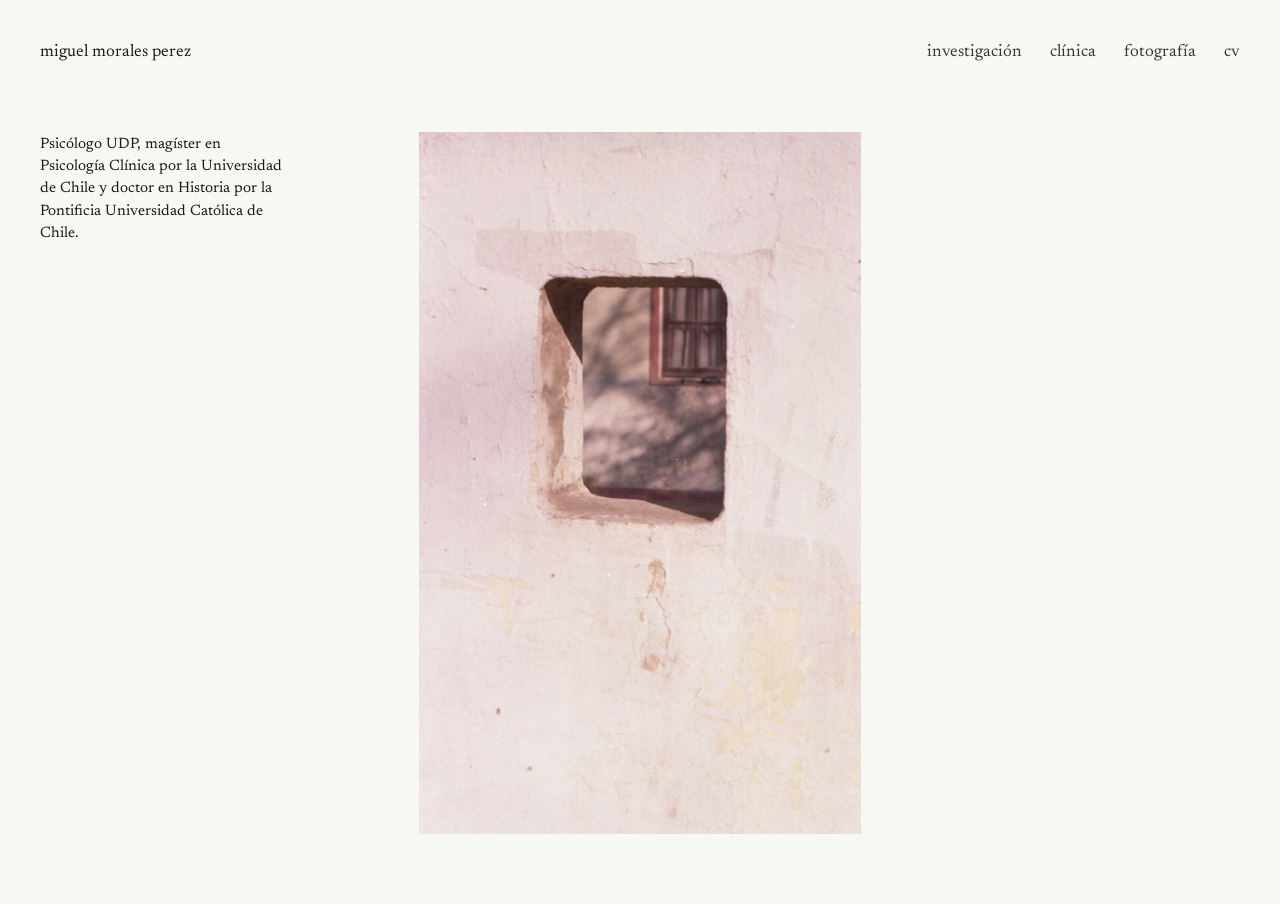
<file: miguelmorales-profesional/index.html>
<!doctype html>
<html lang="es">
<head>
  <meta charset="utf-8">
  <meta name="viewport" content="width=device-width, initial-scale=1">
  <meta name="description" content="Miguel Morales Pérez, psicólogo, magíster en Psicología Clínica y doctor en Historia.">
  <title>Miguel Morales Pérez</title>
  <link rel="stylesheet" href="styles.css">
</head>
<body>
  <header class="site-header">
    <a class="brand" href="index.html" aria-current="page">miguel morales perez</a>
    <nav class="site-nav" aria-label="Navegación principal">
      <a href="investigacion.html">investigación</a>
      <a href="clinica.html">clínica</a>
      <a href="fotografia.html">fotografía</a>
      <a href="cv.html">cv</a>
    </nav>
  </header>

  <main class="home">
    <h1 class="home-bio">Psicólogo UDP, magíster en Psicología Clínica por la Universidad de Chile y doctor en Historia por la Pontificia Universidad Católica de Chile.</h1>

    <figure class="home-figure">
      <img class="home-image" src="images/portada.jpg" alt="Fotografía de un muro claro atravesado por una abertura y sombras">
    </figure>
  </main>
</body>
</html>
</file>
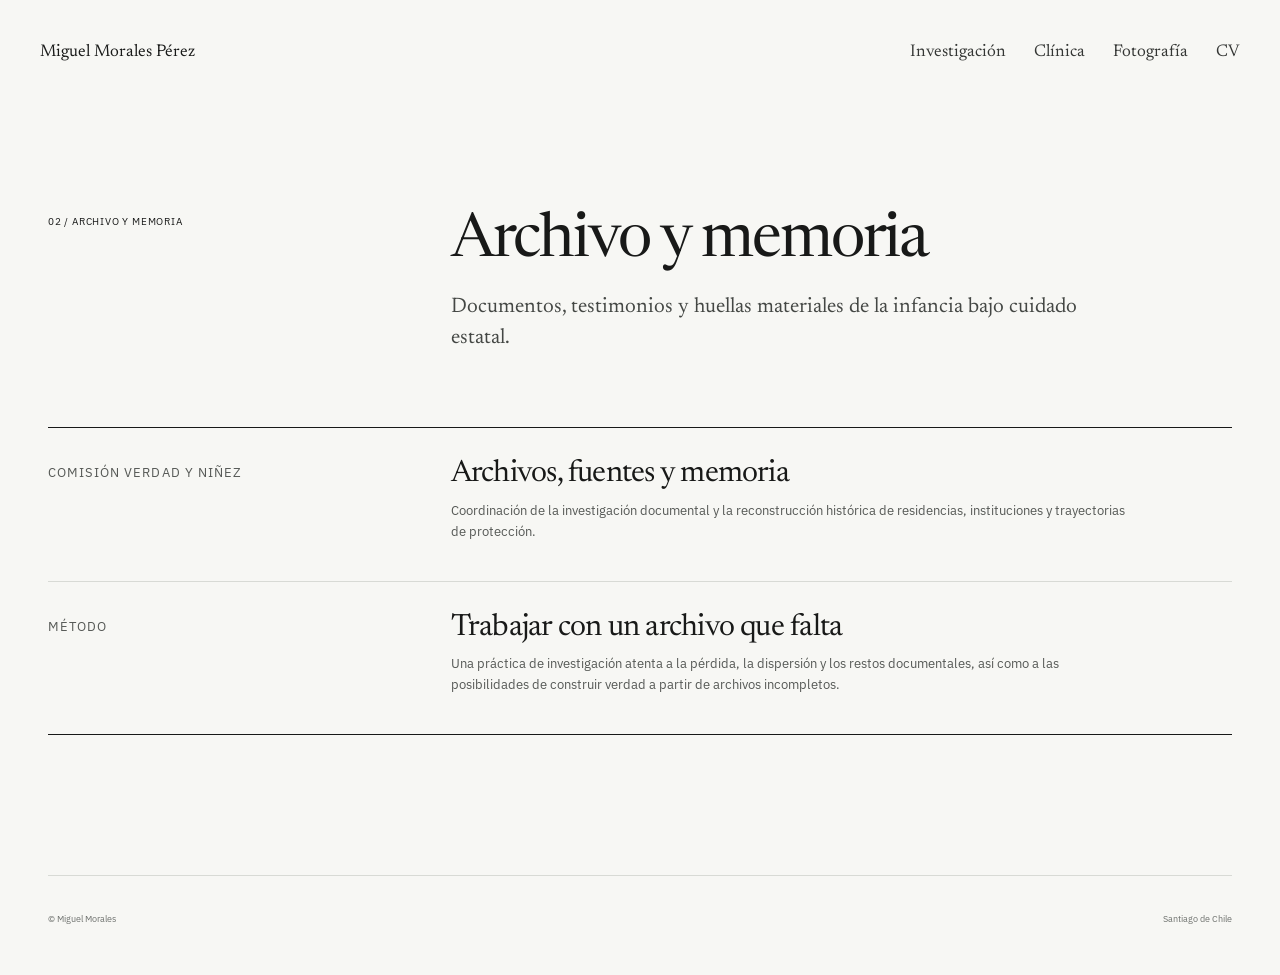
<file: miguelmorales-profesional/archivo.html>
<!doctype html>
<html lang="es">
<head>
  <meta charset="utf-8">
  <meta name="viewport" content="width=device-width, initial-scale=1">
  <meta name="description" content="Trabajo de Miguel Morales sobre archivos, fuentes y memoria.">
  <title>Archivo y memoria · Miguel Morales</title>
  <link rel="stylesheet" href="styles.css">
</head>
<body>
  <header class="site-header">
    <a class="brand" href="index.html">Miguel Morales Pérez</a>
    <nav class="site-nav" aria-label="Navegación principal">
      <a href="investigacion.html">Investigación</a>
      <a href="clinica.html">Clínica</a>
      <a href="fotografia.html">Fotografía</a>
      <a href="cv.html">CV</a>
    </nav>
  </header>
  <main class="page">
    <header class="page-head">
      <p class="eyebrow">02 / Archivo y memoria</p>
      <div>
        <h1>Archivo y memoria</h1>
        <p class="page-deck">Documentos, testimonios y huellas materiales de la infancia bajo cuidado estatal.</p>
      </div>
    </header>
    <section class="entries" aria-label="Proyectos de archivo">
      <article class="entry">
        <p class="item-meta">Comisión Verdad y Niñez</p>
        <div>
          <h2>Archivos, fuentes y memoria</h2>
          <p>Coordinación de la investigación documental y la reconstrucción histórica de residencias, instituciones y trayectorias de protección.</p>
        </div>
      </article>
      <article class="entry">
        <p class="item-meta">Método</p>
        <div>
          <h2>Trabajar con un archivo que falta</h2>
          <p>Una práctica de investigación atenta a la pérdida, la dispersión y los restos documentales, así como a las posibilidades de construir verdad a partir de archivos incompletos.</p>
        </div>
      </article>
    </section>
  </main>
  <footer class="site-footer"><p>© Miguel Morales</p><p>Santiago de Chile</p></footer>
</body>
</html>
</file>
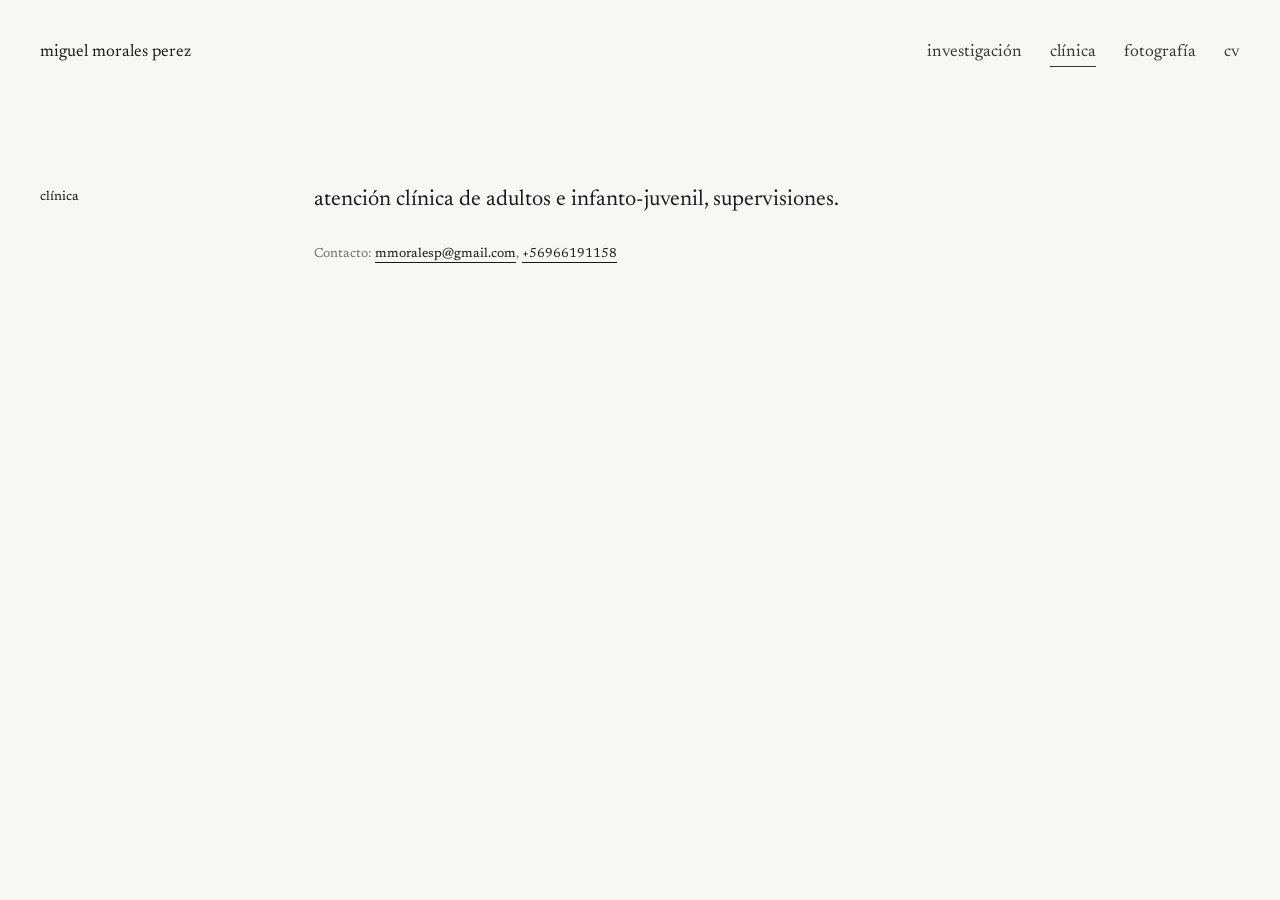
<file: miguelmorales-profesional/clinica.html>
<!doctype html>
<html lang="es">
<head>
  <meta charset="utf-8">
  <meta name="viewport" content="width=device-width, initial-scale=1">
  <meta name="description" content="Atención clínica y supervisiones de Miguel Morales Pérez.">
  <title>clínica · miguel morales perez</title>
  <style>
    @import url("https://fonts.googleapis.com/css2?family=Newsreader:opsz,wght@6..72,400&display=swap");

    :root {
      --paper: #f7f7f4;
      --ink: #181918;
      --muted: #70716e;
      --line: #d8d9d5;
      --serif: "Newsreader", "Iowan Old Style", Baskerville, serif;
    }

    * { box-sizing: border-box; }

    html {
      background: var(--paper);
      color: var(--ink);
      font-size: 16px;
    }

    body {
      min-height: 100vh;
      margin: 0;
      background: var(--paper);
      font-family: var(--serif);
      -webkit-font-smoothing: antialiased;
    }

    a { color: inherit; text-decoration: none; }

    a:focus-visible {
      outline: 1px solid var(--ink);
      outline-offset: 5px;
    }

    .site-header {
      width: calc(100% - 80px);
      min-height: 104px;
      margin: 0 auto;
      display: flex;
      align-items: center;
      justify-content: space-between;
      gap: 48px;
      font-size: 17px;
    }

    .brand { flex: 0 0 auto; }

    .site-nav {
      display: flex;
      flex-wrap: wrap;
      justify-content: flex-end;
      gap: 16px 28px;
    }

    .site-nav a {
      position: relative;
      color: #343634;
    }

    .site-nav a::after {
      content: "";
      position: absolute;
      right: 0;
      bottom: -6px;
      left: 0;
      height: 1px;
      background: currentColor;
      transform: scaleX(0);
      transform-origin: right;
      transition: transform 180ms ease;
    }

    .site-nav a:hover::after,
    .site-nav a[aria-current="page"]::after {
      transform: scaleX(1);
      transform-origin: left;
    }

    .clinic {
      width: min(calc(100% - 80px), 1240px);
      margin: 0 auto;
      padding: 82px 0 120px;
      display: grid;
      grid-template-columns: 220px minmax(0, 1fr);
      column-gap: 54px;
    }

    .clinic-label {
      margin: 2px 0 0;
      font-size: 13px;
      font-weight: 400;
      line-height: 1.4;
    }

    .clinic-text {
      max-width: 650px;
    }

    .clinic-text h1 {
      margin: 0;
      font-size: 22px;
      font-weight: 400;
      line-height: 1.35;
    }

    .contact {
      margin: 28px 0 0;
      color: var(--muted);
      font-size: 13px;
      line-height: 1.6;
    }

    .contact a {
      position: relative;
      color: var(--ink);
    }

    .contact a::after {
      content: "";
      position: absolute;
      right: 0;
      bottom: -3px;
      left: 0;
      height: 1px;
      background: currentColor;
    }

    @media (max-width: 760px) {
      .site-header {
        width: calc(100% - 48px);
        padding: 28px 0 32px;
        display: block;
      }

      .brand {
        display: inline-block;
        margin-bottom: 26px;
      }

      .site-nav {
        justify-content: flex-start;
        gap: 13px 22px;
        font-size: 13px;
      }

      .clinic {
        width: calc(100% - 48px);
        padding: 52px 0 90px;
        display: block;
      }

      .clinic-label {
        margin-bottom: 34px;
      }

      .clinic-text h1 {
        font-size: 21px;
      }
    }
  </style>
</head>
<body>
  <header class="site-header">
    <a class="brand" href="index.html">miguel morales perez</a>
    <nav class="site-nav" aria-label="Navegación principal">
      <a href="investigacion.html">investigación</a>
      <a href="clinica.html" aria-current="page">clínica</a>
      <a href="fotografia.html">fotografía</a>
      <a href="cv.html">cv</a>
    </nav>
  </header>

  <main class="clinic">
    <p class="clinic-label">clínica</p>
    <section class="clinic-text" aria-labelledby="servicios-clinicos">
      <h1 id="servicios-clinicos">atención clínica de adultos e infanto-juvenil, supervisiones.</h1>
      <p class="contact">Contacto: <a href="mailto:mmoralesp@gmail.com">mmoralesp@gmail.com</a>, <a href="tel:+56966191158">+56966191158</a></p>
    </section>
  </main>
</body>
</html>
</file>
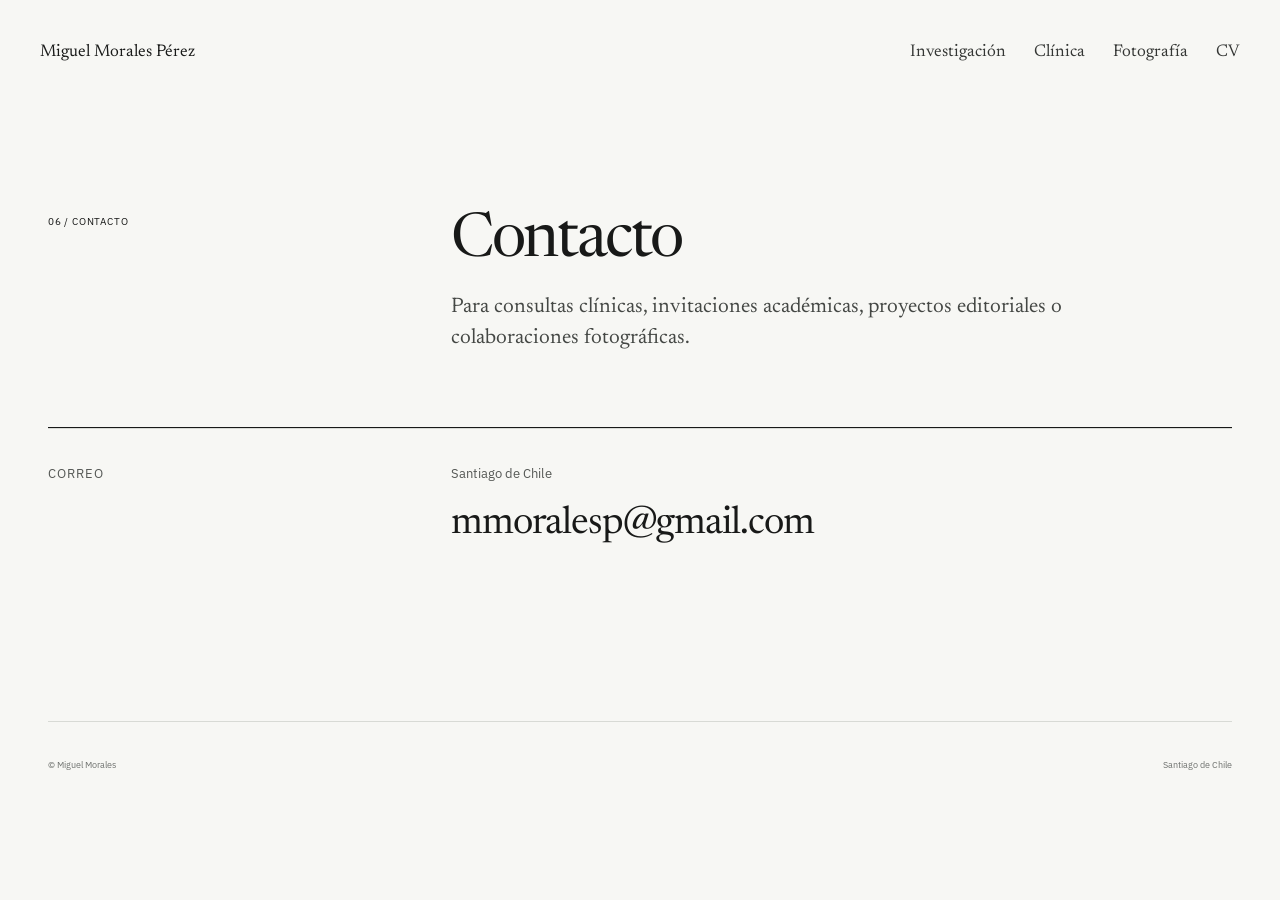
<file: miguelmorales-profesional/contacto.html>
<!doctype html>
<html lang="es">
<head>
  <meta charset="utf-8">
  <meta name="viewport" content="width=device-width, initial-scale=1">
  <meta name="description" content="Contacto de Miguel Morales.">
  <title>Contacto · Miguel Morales</title>
  <link rel="stylesheet" href="styles.css">
</head>
<body>
  <header class="site-header">
    <a class="brand" href="index.html">Miguel Morales Pérez</a>
    <nav class="site-nav" aria-label="Navegación principal">
      <a href="investigacion.html">Investigación</a>
      <a href="clinica.html">Clínica</a>
      <a href="fotografia.html">Fotografía</a>
      <a href="cv.html">CV</a>
    </nav>
  </header>
  <main class="page">
    <header class="page-head">
      <p class="eyebrow">06 / Contacto</p>
      <div>
        <h1>Contacto</h1>
        <p class="page-deck">Para consultas clínicas, invitaciones académicas, proyectos editoriales o colaboraciones fotográficas.</p>
      </div>
    </header>
    <section class="entry">
      <p class="item-meta">Correo</p>
      <div>
        <p>Santiago de Chile</p>
        <a class="contact-address text-link" href="mailto:mmoralesp@gmail.com">mmoralesp@gmail.com</a>
      </div>
    </section>
  </main>
  <footer class="site-footer"><p>© Miguel Morales</p><p>Santiago de Chile</p></footer>
</body>
</html>
</file>
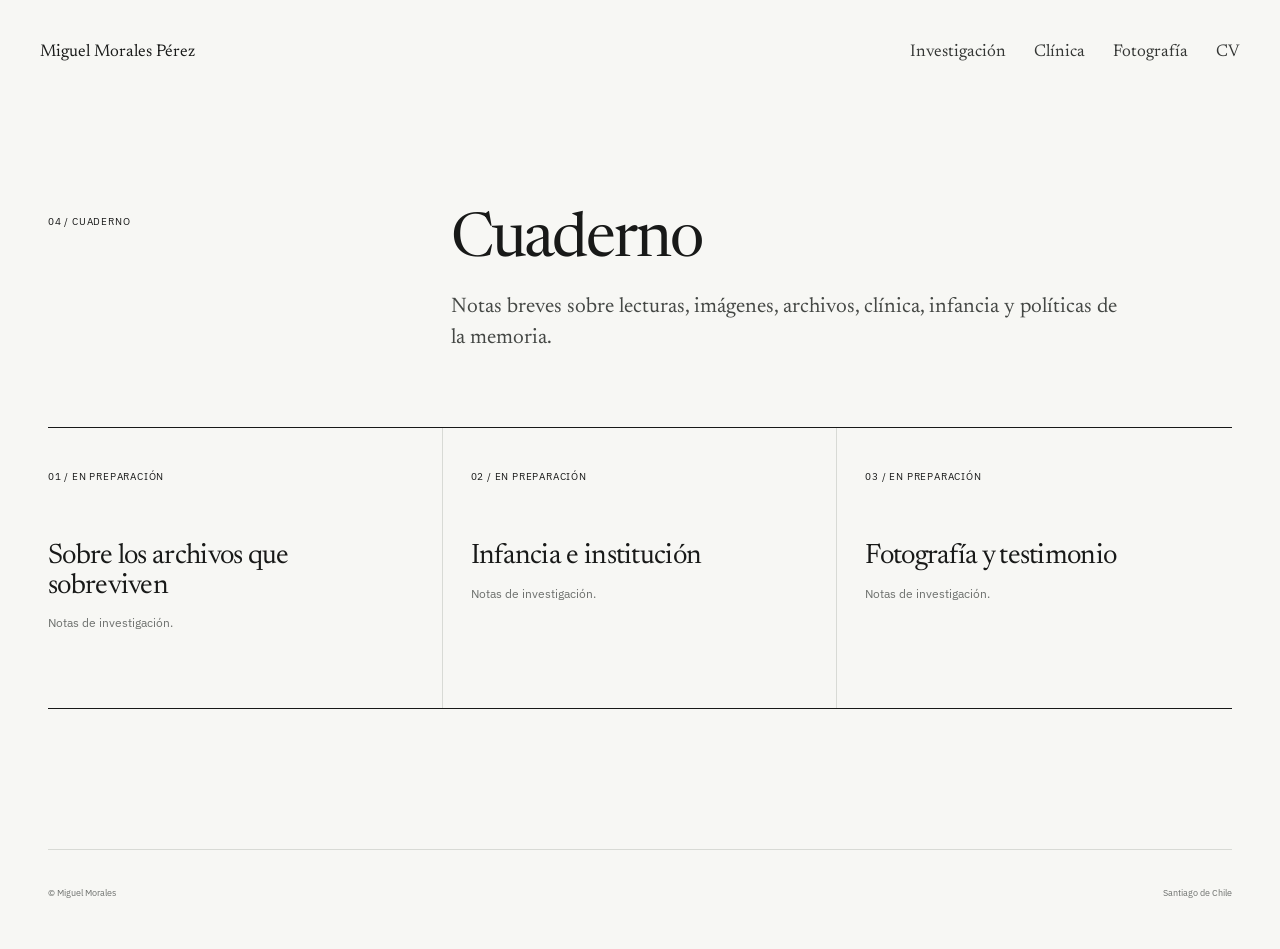
<file: miguelmorales-profesional/cuaderno.html>
<!doctype html>
<html lang="es">
<head>
  <meta charset="utf-8">
  <meta name="viewport" content="width=device-width, initial-scale=1">
  <meta name="description" content="Cuaderno de notas de Miguel Morales.">
  <title>Cuaderno · Miguel Morales</title>
  <link rel="stylesheet" href="styles.css">
</head>
<body>
  <header class="site-header">
    <a class="brand" href="index.html">Miguel Morales Pérez</a>
    <nav class="site-nav" aria-label="Navegación principal">
      <a href="investigacion.html">Investigación</a>
      <a href="clinica.html">Clínica</a>
      <a href="fotografia.html">Fotografía</a>
      <a href="cv.html">CV</a>
    </nav>
  </header>
  <main class="page">
    <header class="page-head">
      <p class="eyebrow">04 / Cuaderno</p>
      <div>
        <h1>Cuaderno</h1>
        <p class="page-deck">Notas breves sobre lecturas, imágenes, archivos, clínica, infancia y políticas de la memoria.</p>
      </div>
    </header>
    <section class="notes" aria-label="Entradas del cuaderno">
      <article class="note">
        <span class="note-meta">01 / En preparación</span>
        <h2>Sobre los archivos que sobreviven</h2>
        <p>Notas de investigación.</p>
      </article>
      <article class="note">
        <span class="note-meta">02 / En preparación</span>
        <h2>Infancia e institución</h2>
        <p>Notas de investigación.</p>
      </article>
      <article class="note">
        <span class="note-meta">03 / En preparación</span>
        <h2>Fotografía y testimonio</h2>
        <p>Notas de investigación.</p>
      </article>
    </section>
  </main>
  <footer class="site-footer"><p>© Miguel Morales</p><p>Santiago de Chile</p></footer>
</body>
</html>
</file>
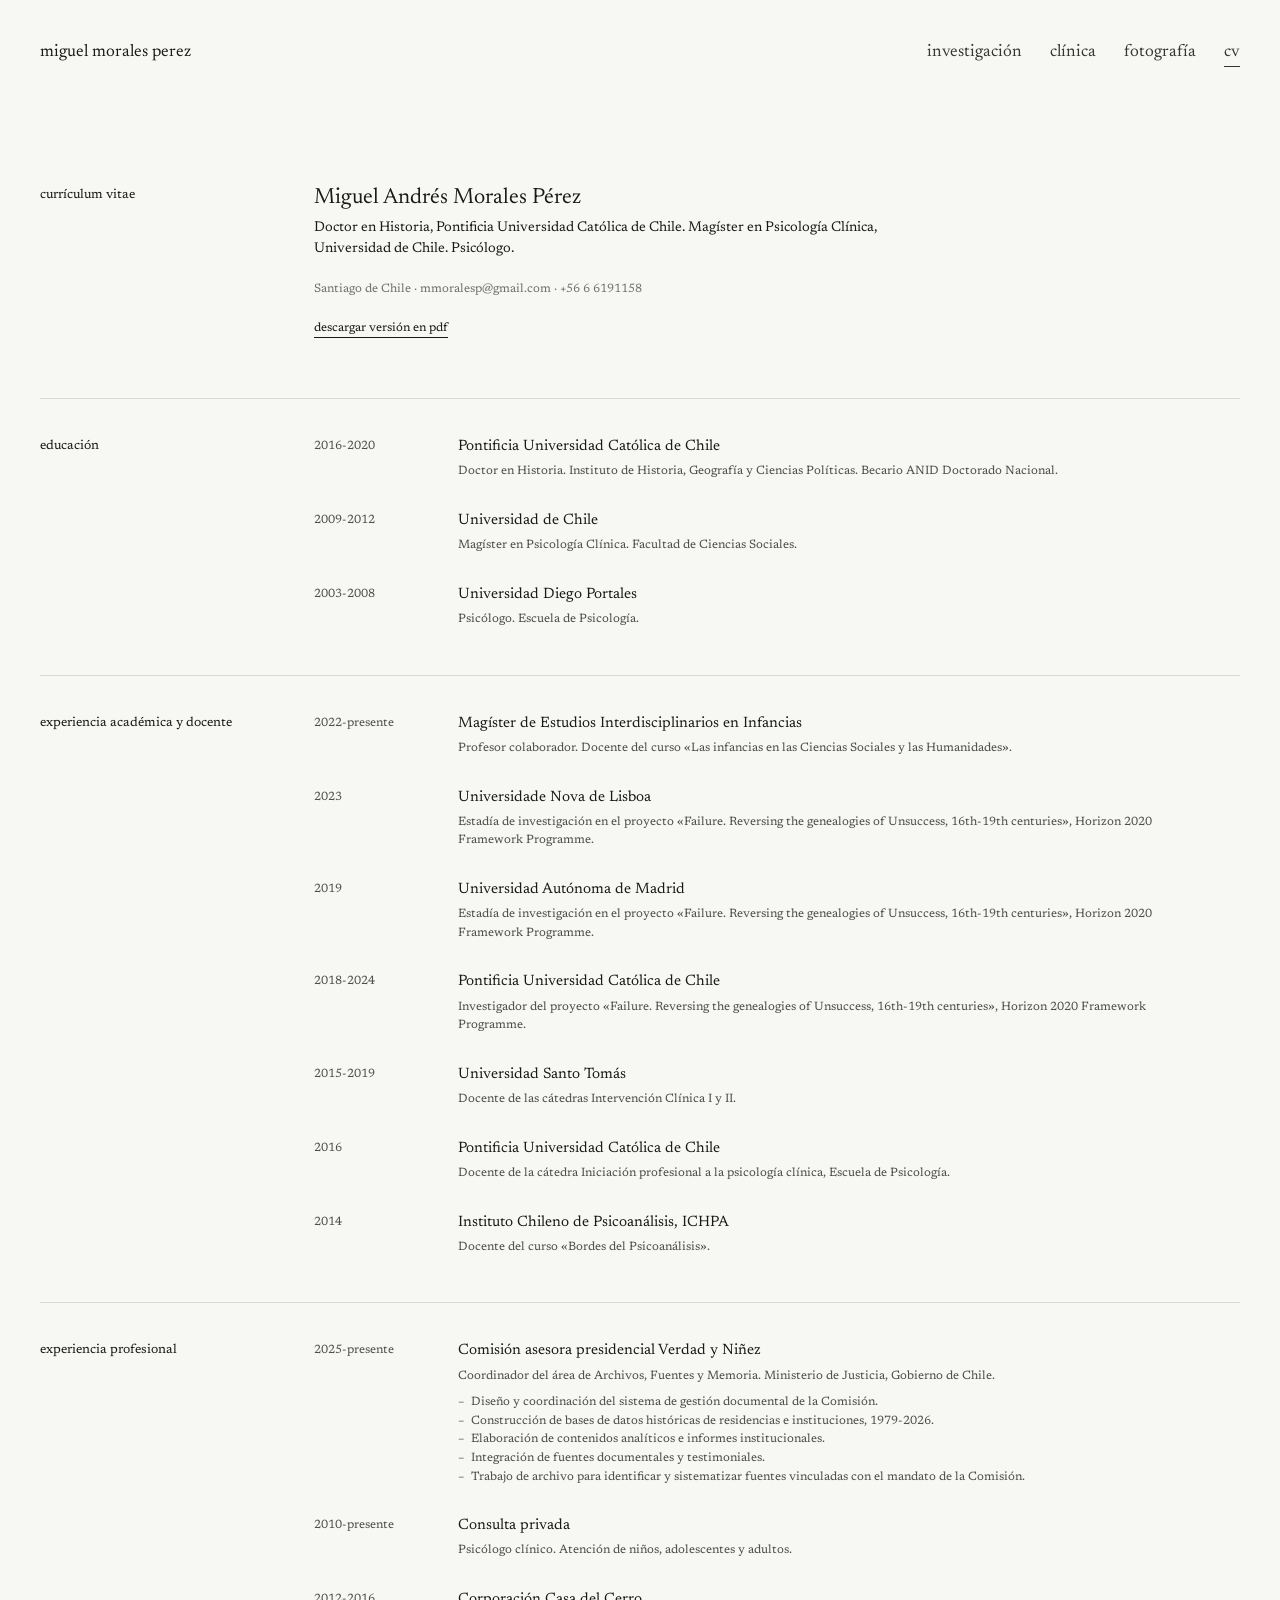
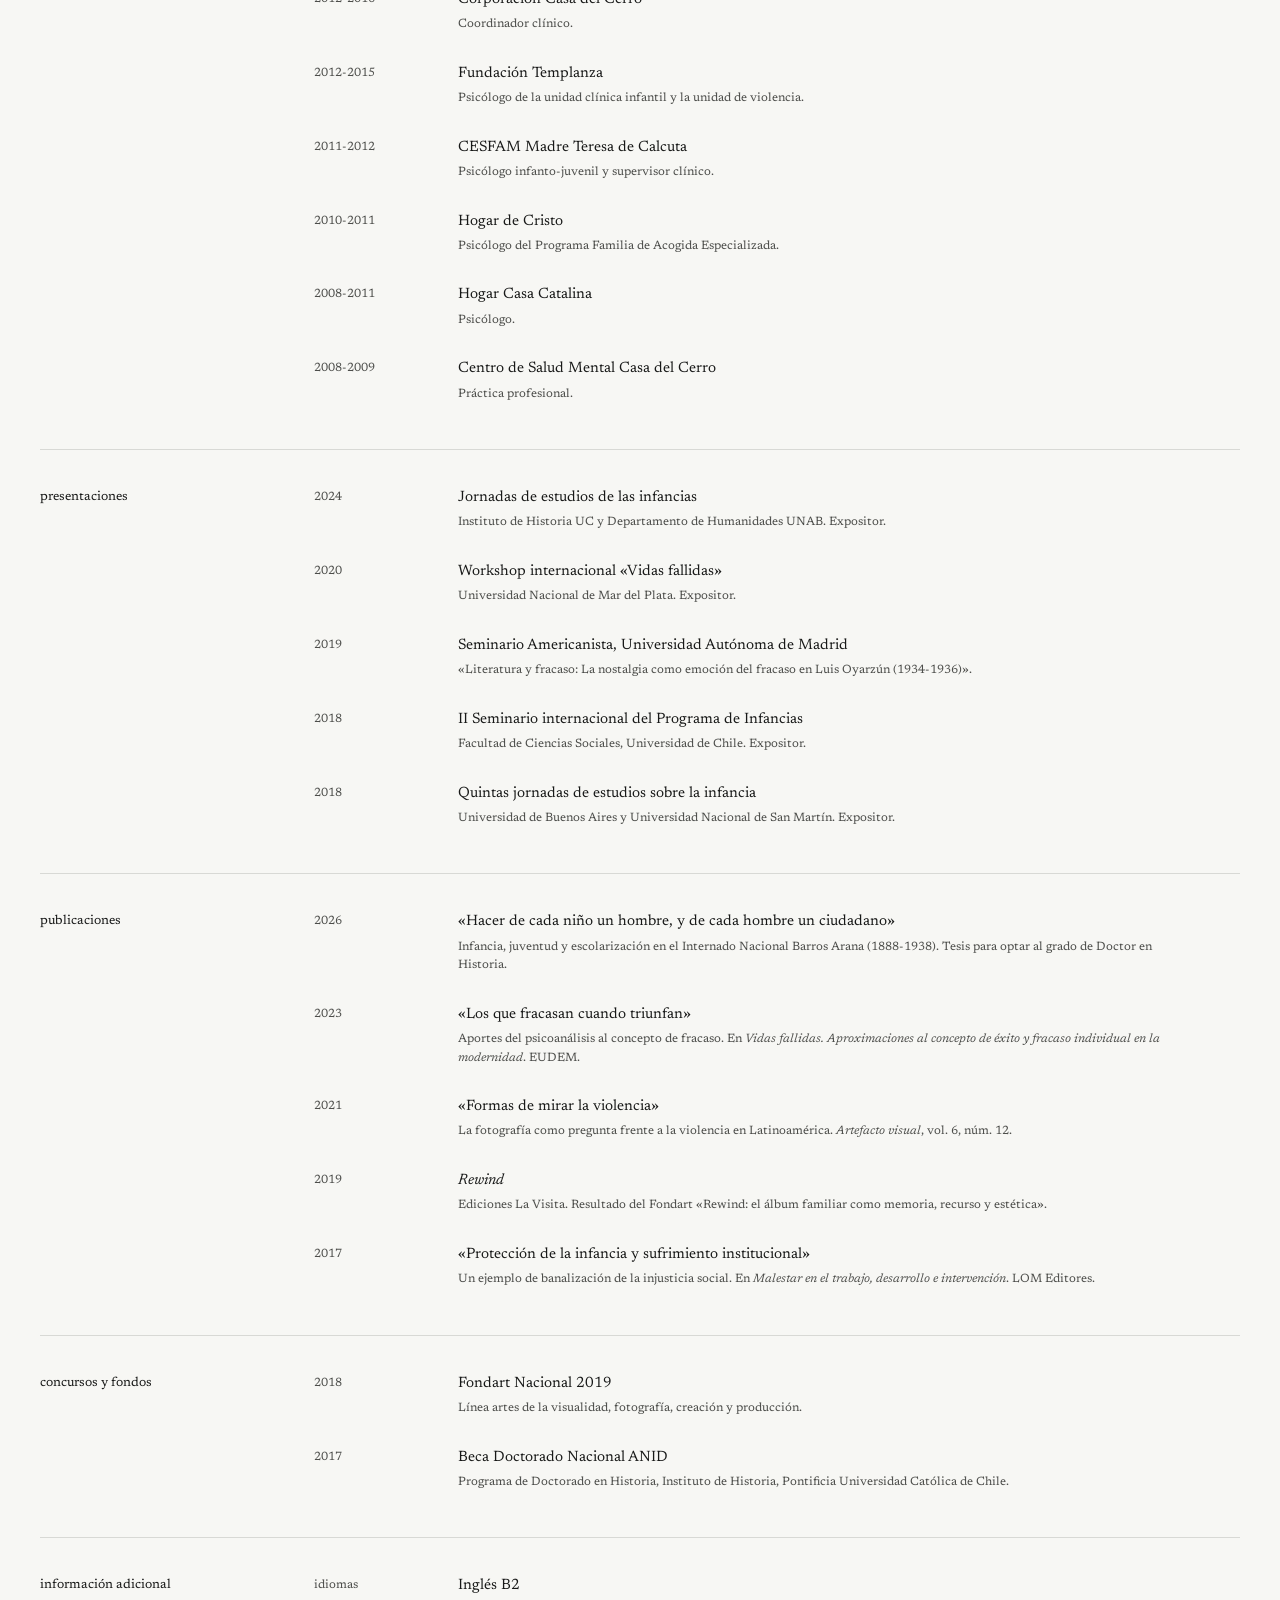
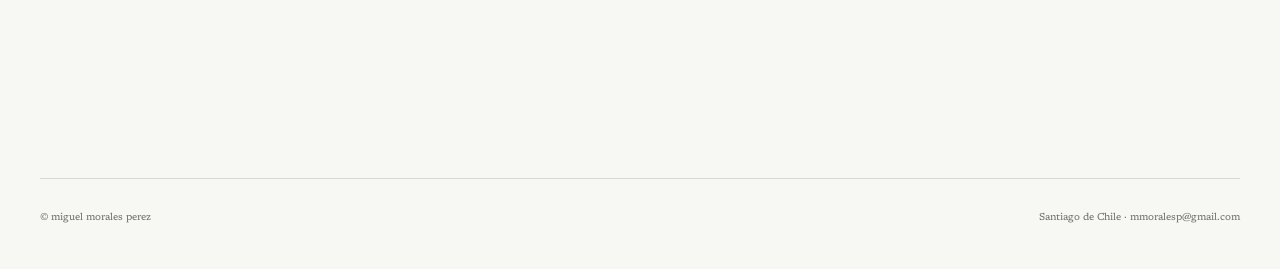
<file: miguelmorales-profesional/cv.html>
<!doctype html>
<html lang="es">
<head>
  <meta charset="utf-8">
  <meta name="viewport" content="width=device-width, initial-scale=1">
  <meta name="description" content="Currículum vitae de Miguel Morales Pérez.">
  <title>cv · miguel morales perez</title>
  <style>
    @import url("https://fonts.googleapis.com/css2?family=Newsreader:opsz,wght@6..72,400;6..72,500&display=swap");

    :root {
      --paper: #f7f7f4;
      --ink: #181918;
      --muted: #70716e;
      --line: #d8d9d5;
      --serif: "Newsreader", "Iowan Old Style", Baskerville, serif;
    }

    * { box-sizing: border-box; }

    html {
      background: var(--paper);
      color: var(--ink);
      font-size: 16px;
    }

    body {
      min-height: 100vh;
      margin: 0;
      background: var(--paper);
      font-family: var(--serif);
      -webkit-font-smoothing: antialiased;
    }

    a { color: inherit; text-decoration: none; }

    a:focus-visible {
      outline: 1px solid var(--ink);
      outline-offset: 5px;
    }

    .site-header {
      width: calc(100% - 80px);
      min-height: 104px;
      margin: 0 auto;
      display: flex;
      align-items: center;
      justify-content: space-between;
      gap: 48px;
      font-size: 17px;
    }

    .brand { flex: 0 0 auto; }

    .site-nav {
      display: flex;
      flex-wrap: wrap;
      justify-content: flex-end;
      gap: 16px 28px;
    }

    .site-nav a {
      position: relative;
      color: #343634;
    }

    .site-nav a::after {
      content: "";
      position: absolute;
      right: 0;
      bottom: -6px;
      left: 0;
      height: 1px;
      background: currentColor;
      transform: scaleX(0);
      transform-origin: right;
      transition: transform 180ms ease;
    }

    .site-nav a:hover::after,
    .site-nav a[aria-current="page"]::after {
      transform: scaleX(1);
      transform-origin: left;
    }

    .cv {
      width: min(calc(100% - 80px), 1240px);
      margin: 0 auto;
      padding: 82px 0 130px;
    }

    .cv-intro,
    .cv-section {
      display: grid;
      grid-template-columns: 220px minmax(0, 1fr);
      column-gap: 54px;
    }

    .cv-intro {
      padding-bottom: 60px;
    }

    .cv-label,
    .cv-section h2 {
      margin: 0;
      font-size: 13px;
      font-weight: 400;
      line-height: 1.4;
    }

    .cv-name {
      margin: 0 0 8px;
      font-size: 22px;
      font-weight: 400;
      line-height: 1.1;
    }

    .cv-summary,
    .cv-contact {
      max-width: 640px;
      margin: 0;
      font-size: 14px;
      line-height: 1.5;
    }

    .cv-contact {
      margin-top: 20px;
      color: var(--muted);
      font-size: 12px;
    }

    .download {
      display: inline-block;
      margin-top: 24px;
      padding-bottom: 3px;
      border-bottom: 1px solid var(--ink);
      font-size: 12px;
    }

    .cv-section {
      padding: 38px 0 46px;
      border-top: 1px solid var(--line);
    }

    .cv-list {
      display: grid;
      row-gap: 30px;
    }

    .cv-entry {
      display: grid;
      grid-template-columns: 116px minmax(0, 1fr);
      column-gap: 28px;
    }

    .cv-date {
      margin: 1px 0 0;
      color: var(--muted);
      font-size: 11px;
      line-height: 1.45;
    }

    .cv-entry h3 {
      margin: 0 0 5px;
      font-size: 15px;
      font-weight: 400;
      line-height: 1.35;
    }

    .cv-entry p,
    .cv-entry li {
      max-width: 720px;
      margin: 0;
      color: #4d4e4b;
      font-size: 12px;
      line-height: 1.55;
    }

    .cv-entry ul {
      margin: 8px 0 0;
      padding: 0;
      list-style: none;
    }

    .cv-entry li {
      position: relative;
      padding-left: 13px;
    }

    .cv-entry li::before {
      content: "–";
      position: absolute;
      left: 0;
    }

    .site-footer {
      width: calc(100% - 80px);
      margin: 0 auto;
      padding: 24px 0 36px;
      display: flex;
      justify-content: space-between;
      gap: 24px;
      border-top: 1px solid var(--line);
      color: var(--muted);
      font-size: 10px;
    }

    @media (max-width: 760px) {
      .site-header,
      .site-footer {
        width: calc(100% - 48px);
      }

      .site-header {
        padding: 28px 0 32px;
        display: block;
      }

      .brand {
        display: inline-block;
        margin-bottom: 26px;
      }

      .site-nav {
        justify-content: flex-start;
        gap: 13px 22px;
        font-size: 13px;
      }

      .cv {
        width: calc(100% - 48px);
        padding: 52px 0 90px;
      }

      .cv-intro,
      .cv-section,
      .cv-entry {
        display: block;
      }

      .cv-label,
      .cv-section h2 {
        margin-bottom: 28px;
      }

      .cv-date {
        margin-bottom: 7px;
      }

      .cv-list {
        row-gap: 34px;
      }

      .site-footer {
        display: block;
      }

      .site-footer p { margin: 0 0 7px; }
    }

    @media print {
      .site-header,
      .site-footer,
      .download { display: none; }

      .cv {
        width: 100%;
        padding: 0;
      }

      .cv-section {
        break-inside: avoid;
      }
    }
  </style>
</head>
<body>
  <header class="site-header">
    <a class="brand" href="index.html">miguel morales perez</a>
    <nav class="site-nav" aria-label="Navegación principal">
      <a href="investigacion.html">investigación</a>
      <a href="clinica.html">clínica</a>
      <a href="fotografia.html">fotografía</a>
      <a href="cv.html" aria-current="page">cv</a>
    </nav>
  </header>

  <main class="cv">
    <header class="cv-intro">
      <p class="cv-label">currículum vitae</p>
      <div>
        <h1 class="cv-name">Miguel Andrés Morales Pérez</h1>
        <p class="cv-summary">Doctor en Historia, Pontificia Universidad Católica de Chile. Magíster en Psicología Clínica, Universidad de Chile. Psicólogo.</p>
        <p class="cv-contact">Santiago de Chile · mmoralesp@gmail.com · +56 6 6191158</p>
        <a class="download" href="cv/CV_Miguel_Morales_2026.pdf" target="_blank" rel="noopener">descargar versión en pdf</a>
      </div>
    </header>

    <section class="cv-section">
      <h2>educación</h2>
      <div class="cv-list">
        <article class="cv-entry">
          <p class="cv-date">2016-2020</p>
          <div>
            <h3>Pontificia Universidad Católica de Chile</h3>
            <p>Doctor en Historia. Instituto de Historia, Geografía y Ciencias Políticas. Becario ANID Doctorado Nacional.</p>
          </div>
        </article>
        <article class="cv-entry">
          <p class="cv-date">2009-2012</p>
          <div>
            <h3>Universidad de Chile</h3>
            <p>Magíster en Psicología Clínica. Facultad de Ciencias Sociales.</p>
          </div>
        </article>
        <article class="cv-entry">
          <p class="cv-date">2003-2008</p>
          <div>
            <h3>Universidad Diego Portales</h3>
            <p>Psicólogo. Escuela de Psicología.</p>
          </div>
        </article>
      </div>
    </section>

    <section class="cv-section">
      <h2>experiencia académica y docente</h2>
      <div class="cv-list">
        <article class="cv-entry">
          <p class="cv-date">2022-presente</p>
          <div>
            <h3>Magíster de Estudios Interdisciplinarios en Infancias</h3>
            <p>Profesor colaborador. Docente del curso «Las infancias en las Ciencias Sociales y las Humanidades».</p>
          </div>
        </article>
        <article class="cv-entry">
          <p class="cv-date">2023</p>
          <div>
            <h3>Universidade Nova de Lisboa</h3>
            <p>Estadía de investigación en el proyecto «Failure. Reversing the genealogies of Unsuccess, 16th-19th centuries», Horizon 2020 Framework Programme.</p>
          </div>
        </article>
        <article class="cv-entry">
          <p class="cv-date">2019</p>
          <div>
            <h3>Universidad Autónoma de Madrid</h3>
            <p>Estadía de investigación en el proyecto «Failure. Reversing the genealogies of Unsuccess, 16th-19th centuries», Horizon 2020 Framework Programme.</p>
          </div>
        </article>
        <article class="cv-entry">
          <p class="cv-date">2018-2024</p>
          <div>
            <h3>Pontificia Universidad Católica de Chile</h3>
            <p>Investigador del proyecto «Failure. Reversing the genealogies of Unsuccess, 16th-19th centuries», Horizon 2020 Framework Programme.</p>
          </div>
        </article>
        <article class="cv-entry">
          <p class="cv-date">2015-2019</p>
          <div>
            <h3>Universidad Santo Tomás</h3>
            <p>Docente de las cátedras Intervención Clínica I y II.</p>
          </div>
        </article>
        <article class="cv-entry">
          <p class="cv-date">2016</p>
          <div>
            <h3>Pontificia Universidad Católica de Chile</h3>
            <p>Docente de la cátedra Iniciación profesional a la psicología clínica, Escuela de Psicología.</p>
          </div>
        </article>
        <article class="cv-entry">
          <p class="cv-date">2014</p>
          <div>
            <h3>Instituto Chileno de Psicoanálisis, ICHPA</h3>
            <p>Docente del curso «Bordes del Psicoanálisis».</p>
          </div>
        </article>
      </div>
    </section>

    <section class="cv-section">
      <h2>experiencia profesional</h2>
      <div class="cv-list">
        <article class="cv-entry">
          <p class="cv-date">2025-presente</p>
          <div>
            <h3>Comisión asesora presidencial Verdad y Niñez</h3>
            <p>Coordinador del área de Archivos, Fuentes y Memoria. Ministerio de Justicia, Gobierno de Chile.</p>
            <ul>
              <li>Diseño y coordinación del sistema de gestión documental de la Comisión.</li>
              <li>Construcción de bases de datos históricas de residencias e instituciones, 1979-2026.</li>
              <li>Elaboración de contenidos analíticos e informes institucionales.</li>
              <li>Integración de fuentes documentales y testimoniales.</li>
              <li>Trabajo de archivo para identificar y sistematizar fuentes vinculadas con el mandato de la Comisión.</li>
            </ul>
          </div>
        </article>
        <article class="cv-entry">
          <p class="cv-date">2010-presente</p>
          <div>
            <h3>Consulta privada</h3>
            <p>Psicólogo clínico. Atención de niños, adolescentes y adultos.</p>
          </div>
        </article>
        <article class="cv-entry">
          <p class="cv-date">2012-2016</p>
          <div>
            <h3>Corporación Casa del Cerro</h3>
            <p>Coordinador clínico.</p>
          </div>
        </article>
        <article class="cv-entry">
          <p class="cv-date">2012-2015</p>
          <div>
            <h3>Fundación Templanza</h3>
            <p>Psicólogo de la unidad clínica infantil y la unidad de violencia.</p>
          </div>
        </article>
        <article class="cv-entry">
          <p class="cv-date">2011-2012</p>
          <div>
            <h3>CESFAM Madre Teresa de Calcuta</h3>
            <p>Psicólogo infanto-juvenil y supervisor clínico.</p>
          </div>
        </article>
        <article class="cv-entry">
          <p class="cv-date">2010-2011</p>
          <div>
            <h3>Hogar de Cristo</h3>
            <p>Psicólogo del Programa Familia de Acogida Especializada.</p>
          </div>
        </article>
        <article class="cv-entry">
          <p class="cv-date">2008-2011</p>
          <div>
            <h3>Hogar Casa Catalina</h3>
            <p>Psicólogo.</p>
          </div>
        </article>
        <article class="cv-entry">
          <p class="cv-date">2008-2009</p>
          <div>
            <h3>Centro de Salud Mental Casa del Cerro</h3>
            <p>Práctica profesional.</p>
          </div>
        </article>
      </div>
    </section>

    <section class="cv-section">
      <h2>presentaciones</h2>
      <div class="cv-list">
        <article class="cv-entry">
          <p class="cv-date">2024</p>
          <div>
            <h3>Jornadas de estudios de las infancias</h3>
            <p>Instituto de Historia UC y Departamento de Humanidades UNAB. Expositor.</p>
          </div>
        </article>
        <article class="cv-entry">
          <p class="cv-date">2020</p>
          <div>
            <h3>Workshop internacional «Vidas fallidas»</h3>
            <p>Universidad Nacional de Mar del Plata. Expositor.</p>
          </div>
        </article>
        <article class="cv-entry">
          <p class="cv-date">2019</p>
          <div>
            <h3>Seminario Americanista, Universidad Autónoma de Madrid</h3>
            <p>«Literatura y fracaso: La nostalgia como emoción del fracaso en Luis Oyarzún (1934-1936)».</p>
          </div>
        </article>
        <article class="cv-entry">
          <p class="cv-date">2018</p>
          <div>
            <h3>II Seminario internacional del Programa de Infancias</h3>
            <p>Facultad de Ciencias Sociales, Universidad de Chile. Expositor.</p>
          </div>
        </article>
        <article class="cv-entry">
          <p class="cv-date">2018</p>
          <div>
            <h3>Quintas jornadas de estudios sobre la infancia</h3>
            <p>Universidad de Buenos Aires y Universidad Nacional de San Martín. Expositor.</p>
          </div>
        </article>
      </div>
    </section>

    <section class="cv-section">
      <h2>publicaciones</h2>
      <div class="cv-list">
        <article class="cv-entry">
          <p class="cv-date">2026</p>
          <div>
            <h3>«Hacer de cada niño un hombre, y de cada hombre un ciudadano»</h3>
            <p>Infancia, juventud y escolarización en el Internado Nacional Barros Arana (1888-1938). Tesis para optar al grado de Doctor en Historia.</p>
          </div>
        </article>
        <article class="cv-entry">
          <p class="cv-date">2023</p>
          <div>
            <h3>«Los que fracasan cuando triunfan»</h3>
            <p>Aportes del psicoanálisis al concepto de fracaso. En <em>Vidas fallidas. Aproximaciones al concepto de éxito y fracaso individual en la modernidad</em>. EUDEM.</p>
          </div>
        </article>
        <article class="cv-entry">
          <p class="cv-date">2021</p>
          <div>
            <h3>«Formas de mirar la violencia»</h3>
            <p>La fotografía como pregunta frente a la violencia en Latinoamérica. <em>Artefacto visual</em>, vol. 6, núm. 12.</p>
          </div>
        </article>
        <article class="cv-entry">
          <p class="cv-date">2019</p>
          <div>
            <h3><em>Rewind</em></h3>
            <p>Ediciones La Visita. Resultado del Fondart «Rewind: el álbum familiar como memoria, recurso y estética».</p>
          </div>
        </article>
        <article class="cv-entry">
          <p class="cv-date">2017</p>
          <div>
            <h3>«Protección de la infancia y sufrimiento institucional»</h3>
            <p>Un ejemplo de banalización de la injusticia social. En <em>Malestar en el trabajo, desarrollo e intervención</em>. LOM Editores.</p>
          </div>
        </article>
      </div>
    </section>

    <section class="cv-section">
      <h2>concursos y fondos</h2>
      <div class="cv-list">
        <article class="cv-entry">
          <p class="cv-date">2018</p>
          <div>
            <h3>Fondart Nacional 2019</h3>
            <p>Línea artes de la visualidad, fotografía, creación y producción.</p>
          </div>
        </article>
        <article class="cv-entry">
          <p class="cv-date">2017</p>
          <div>
            <h3>Beca Doctorado Nacional ANID</h3>
            <p>Programa de Doctorado en Historia, Instituto de Historia, Pontificia Universidad Católica de Chile.</p>
          </div>
        </article>
      </div>
    </section>

    <section class="cv-section">
      <h2>información adicional</h2>
      <div class="cv-list">
        <article class="cv-entry">
          <p class="cv-date">idiomas</p>
          <div>
            <h3>Inglés B2</h3>
          </div>
        </article>
      </div>
    </section>
  </main>

  <footer class="site-footer">
    <p>© miguel morales perez</p>
    <p>Santiago de Chile · <a href="mailto:mmoralesp@gmail.com">mmoralesp@gmail.com</a></p>
  </footer>
</body>
</html>
</file>
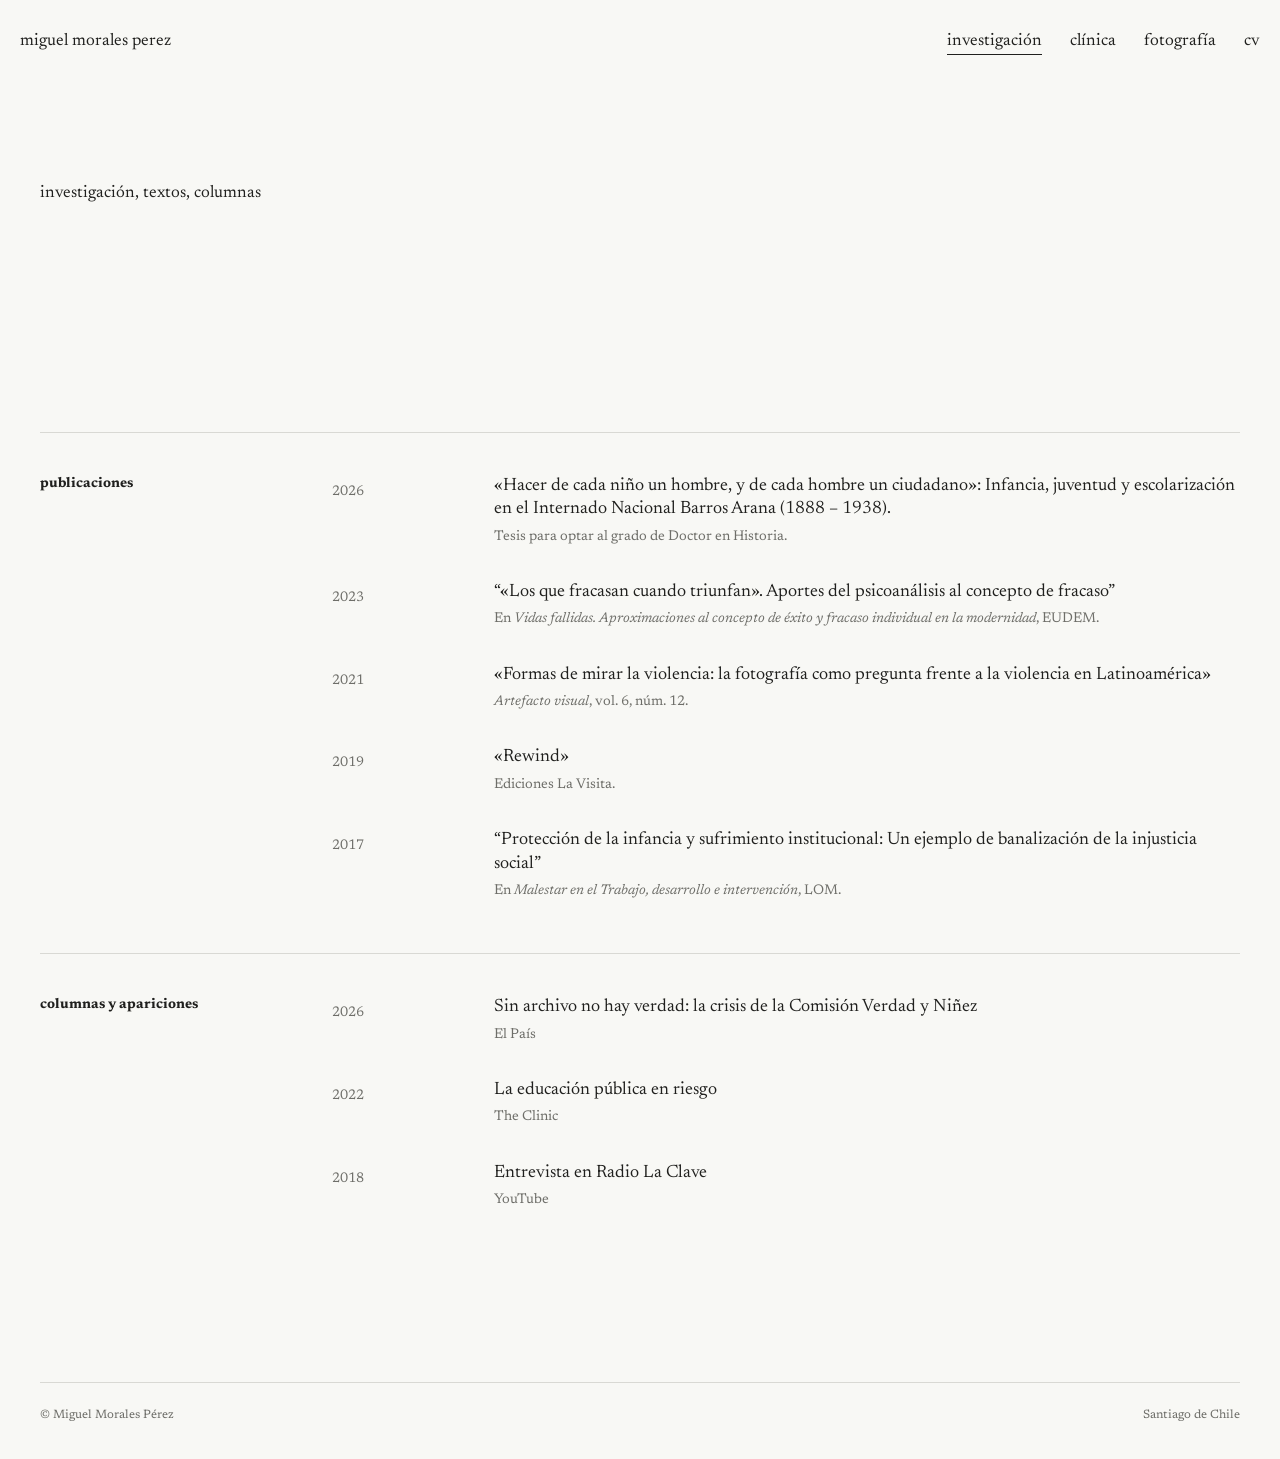
<file: miguelmorales-profesional/investigacion.html>
<!doctype html>
<html lang="es">
<head>
  <meta charset="utf-8">
  <meta name="viewport" content="width=device-width, initial-scale=1">
  <meta name="description" content="Publicaciones y columnas de Miguel Morales Pérez sobre infancia, instituciones, archivos, memoria y psicoanálisis.">
  <title>Investigación · Miguel Morales Pérez</title>
  <link rel="preconnect" href="https://fonts.googleapis.com">
  <link rel="preconnect" href="https://fonts.gstatic.com" crossorigin>
  <link href="https://fonts.googleapis.com/css2?family=Newsreader:opsz,wght@6..72,400&amp;display=swap" rel="stylesheet">
  <style>
    :root { --paper:#f8f8f5; --ink:#20201e; --muted:#6e6e69; --line:#d9d9d4; }
    * { box-sizing:border-box; }
    html { background:var(--paper); color:var(--ink); }
    body { margin:0; min-height:100vh; background:var(--paper); font-family:"Newsreader","Iowan Old Style",Baskerville,Georgia,serif; font-size:16px; -webkit-font-smoothing:antialiased; }
    a { color:inherit; text-decoration:none; }
    a:focus-visible { outline:1px solid var(--ink); outline-offset:5px; }
    .site-header { width:calc(100% - 40px); min-height:82px; margin:0 auto; display:flex; align-items:center; justify-content:space-between; gap:40px; font-size:17px; }
    .site-nav { display:flex; flex-wrap:wrap; justify-content:flex-end; gap:16px 28px; }
    .site-nav a { position:relative; }
    .site-nav a::after { content:""; position:absolute; right:0; bottom:-5px; left:0; height:1px; background:var(--ink); transform:scaleX(0); transform-origin:right; transition:transform 160ms ease; }
    .site-nav a:hover::after,.site-nav a[aria-current="page"]::after { transform:scaleX(1); transform-origin:left; }
    main { width:min(calc(100% - 80px),1320px); margin:0 auto; padding:100px 0 120px; }
    .intro,.section { display:grid; grid-template-columns:260px 130px minmax(0,1fr); column-gap:32px; }
    .intro { min-height:250px; padding-bottom:66px; }
    .section { padding:42px 0 52px; border-top:1px solid var(--line); }
    .section-label { margin:0; font-size:14px; line-height:1.35; }
    .intro-copy { grid-column:2 / 4; max-width:690px; }
    .intro h1 { margin:0 0 10px; font-size:25px; font-weight:400; line-height:1.1; }
    .intro p { max-width:680px; margin:0; font-size:17px; line-height:1.45; }
    .items { grid-column:2 / 4; }
    .item { display:grid; grid-template-columns:130px minmax(0,1fr); column-gap:32px; margin-bottom:34px; }
    .item:last-child { margin-bottom:0; }
    .year { padding-top:2px; color:var(--muted); font-size:14px; line-height:1.4; }
    .item h2 { margin:0; font-size:18px; font-weight:400; line-height:1.3; }
    .item p { margin:5px 0 0; color:var(--muted); font-size:14px; line-height:1.45; }
    .external h2 a { display:inline; border-bottom:1px solid transparent; transition:border-color 160ms ease; }
    .external h2 a:hover { border-color:var(--ink); }
    .site-footer { width:min(calc(100% - 80px),1320px); margin:0 auto; padding:26px 0 38px; display:flex; justify-content:space-between; border-top:1px solid var(--line); color:var(--muted); font-size:12px; }
    .site-footer p { margin:0; }
    @media (max-width:900px) {
      main,.site-footer { width:calc(100% - 48px); }
      .intro,.section { grid-template-columns:190px 105px minmax(0,1fr); column-gap:22px; }
      .item { grid-template-columns:105px minmax(0,1fr); column-gap:22px; }
    }
    @media (max-width:680px) {
      .site-header { width:calc(100% - 48px); min-height:0; padding:28px 0 32px; display:block; }
      .site-header > a { display:inline-block; margin-bottom:26px; }
      .site-nav { justify-content:flex-start; gap:13px 22px; font-size:13px; }
      main { padding:54px 0 84px; }
      .intro,.section { display:block; }
      .intro { min-height:0; padding-bottom:52px; }
      .intro .section-label,.section > .section-label { margin-bottom:34px; }
      .items { display:block; }
      .item { grid-template-columns:74px minmax(0,1fr); column-gap:16px; margin-bottom:30px; }
      .year { font-size:12px; }
      .item h2 { font-size:17px; }
      .item p { font-size:13px; }
      .site-footer { display:block; }
      .site-footer p + p { margin-top:6px; }
    }
  </style>
</head>
<body>
  <header class="site-header">
    <a href="index.html">miguel morales perez</a>
    <nav class="site-nav" aria-label="Navegación principal">
      <a href="investigacion.html" aria-current="page">investigación</a>
      <a href="clinica.html">clínica</a>
      <a href="fotografia.html">fotografía</a>
      <a href="cv.html">cv</a>
    </nav>
  </header>

  <main>
    <header class="intro">
      <p class="section-label">investigación, textos, columnas</p>
  
    </header>

    <section class="section" aria-labelledby="publicaciones">
      <h2 class="section-label" id="publicaciones">publicaciones</h2>
      <div class="items">
        <article class="item"><p class="year">2026</p><div><h2>«Hacer de cada niño un hombre, y de cada hombre un ciudadano»: Infancia, juventud y escolarización en el Internado Nacional Barros Arana (1888 – 1938).</h2><p>Tesis para optar al grado de Doctor en Historia.</p></div></article>
        <article class="item"><p class="year">2023</p><div><h2>“«Los que fracasan cuando triunfan». Aportes del psicoanálisis al concepto de fracaso”</h2><p>En <em>Vidas fallidas. Aproximaciones al concepto de éxito y fracaso individual en la modernidad</em>, EUDEM.</p></div></article>
        <article class="item"><p class="year">2021</p><div><h2>«Formas de mirar la violencia: la fotografía como pregunta frente a la violencia en Latinoamérica»</h2><p><em>Artefacto visual</em>, vol. 6, núm. 12.</p></div></article>
        <article class="item"><p class="year">2019</p><div><h2>«Rewind»</h2><p>Ediciones La Visita.</p></div></article>
        <article class="item"><p class="year">2017</p><div><h2>“Protección de la infancia y sufrimiento institucional: Un ejemplo de banalización de la injusticia social”</h2><p>En <em>Malestar en el Trabajo, desarrollo e intervención</em>, LOM.</p></div></article>
      </div>
    </section>

    <section class="section external" aria-labelledby="columnas">
      <h2 class="section-label" id="columnas">columnas y apariciones</h2>
      <div class="items">
        <article class="item"><p class="year">2026</p><div><h2><a href="https://elpais.com/chile/2026-05-05/sin-archivo-no-hay-verdad-la-crisis-de-la-comision-verdad-y-ninez.html" target="_blank" rel="noopener noreferrer">Sin archivo no hay verdad: la crisis de la Comisión Verdad y Niñez</a></h2><p>El País</p></div></article>
        <article class="item"><p class="year">2022</p><div><h2><a href="https://www.theclinic.cl/2022/05/01/la-educacion-publica-en-riesgo/" target="_blank" rel="noopener noreferrer">La educación pública en riesgo</a></h2><p>The Clinic</p></div></article>
        <article class="item"><p class="year">2018</p><div><h2><a href="https://www.youtube.com/watch?v=uKk67lLg6V4&amp;source_ve_path=MTc4NDI0" target="_blank" rel="noopener noreferrer">Entrevista en Radio La Clave</a></h2><p>YouTube</p></div></article>
      </div>
    </section>
  </main>

  <footer class="site-footer"><p>© Miguel Morales Pérez</p><p>Santiago de Chile</p></footer>
</body>
</html>
</file>
<file: miguelmorales-profesional/styles.css>
@import url("https://fonts.googleapis.com/css2?family=IBM+Plex+Sans:wght@400;500&family=Newsreader:opsz,wght@6..72,400;6..72,500&display=swap");

:root {
  --paper: #f7f7f4;
  --ink: #181918;
  --muted: #6d706d;
  --line: #d8dad5;
  --blue: #181918;
  --serif: "Newsreader", "Iowan Old Style", Baskerville, serif;
  --sans: "IBM Plex Sans", "Helvetica Neue", Helvetica, Arial, sans-serif;
  --page: 1660px;
}

* { box-sizing: border-box; }

html {
  background: var(--paper);
  color: var(--ink);
  font-size: 16px;
  scroll-behavior: smooth;
}

body {
  margin: 0;
  min-height: 100vh;
  background: var(--paper);
  font-family: var(--sans);
  -webkit-font-smoothing: antialiased;
}

a { color: inherit; text-decoration: none; }
img { display: block; max-width: 100%; }

a:focus-visible {
  outline: 1px solid var(--blue);
  outline-offset: 5px;
}

.site-header {
  width: calc(100% - 80px);
  min-height: 104px;
  margin: 0 auto;
  display: flex;
  align-items: center;
  justify-content: space-between;
  gap: 48px;
  font-family: var(--serif);
  font-size: 17px;
}

.brand {
  flex: 0 0 auto;
  font-weight: 400;
  letter-spacing: 0;
}

.site-nav {
  display: flex;
  flex-wrap: wrap;
  justify-content: flex-end;
  gap: 16px 28px;
}

.site-nav a {
  position: relative;
  color: #343634;
}

.site-nav a::after,
.text-link::after {
  content: "";
  position: absolute;
  right: 0;
  bottom: -6px;
  left: 0;
  height: 1px;
  background: var(--blue);
  transform: scaleX(0);
  transform-origin: right;
  transition: transform 180ms ease;
}

.site-nav a:hover::after,
.site-nav a[aria-current="page"]::after,
.text-link:hover::after {
  transform: scaleX(1);
  transform-origin: left;
}

.home {
  width: calc(100% - 80px);
  min-height: calc(100vh - 104px);
  margin: 0 auto;
  padding: 28px 0 70px;
  display: grid;
  grid-template-columns: minmax(220px, 1fr) minmax(360px, 620px) minmax(220px, 1fr);
  gap: 48px;
  align-items: start;
}

.home-bio {
  grid-column: 1;
  max-width: 300px;
  margin: 0;
  padding-top: 2px;
  font-family: var(--serif);
  font-size: 15px;
  font-weight: 400;
  line-height: 1.48;
}

.home-figure {
  grid-column: 2;
  width: min(100%, 560px);
  margin: 0 auto;
}

.home-image {
  width: auto;
  height: min(78vh, 900px);
  max-width: 100%;
  object-fit: contain;
  margin: 0 auto;
}

.page {
  width: min(calc(100% - 96px), var(--page));
  margin: 0 auto;
  padding: 108px 0 140px;
}

.page-head {
  display: grid;
  grid-template-columns: repeat(12, 1fr);
  column-gap: 24px;
  padding-bottom: 74px;
  border-bottom: 1px solid var(--ink);
}

.page-head > .eyebrow { grid-column: 1 / span 3; }
.page-head > div { grid-column: 5 / span 7; }

.eyebrow,
.item-meta,
.note-meta {
  margin-top: 3px;
  color: var(--blue);
  font-size: 10px;
  letter-spacing: .08em;
  text-transform: uppercase;
}

.page-head h1 {
  margin: 0 0 20px;
  font-family: var(--serif);
  font-size: clamp(40px, 4.8vw, 68px);
  font-weight: 400;
  letter-spacing: -.035em;
  line-height: .98;
}

.page-deck {
  max-width: 720px;
  margin: 0;
  color: #444744;
  font-family: var(--serif);
  font-size: clamp(18px, 1.65vw, 24px);
  line-height: 1.45;
}

.entries { border-bottom: 1px solid var(--ink); }

.entry {
  display: grid;
  grid-template-columns: repeat(12, 1fr);
  column-gap: 24px;
  padding: 34px 0 38px;
  border-top: 1px solid var(--line);
}

.entries .entry:first-child { border-top: 0; }
.entry > .item-meta { grid-column: 1 / span 3; }
.entry > div { grid-column: 5 / span 7; }

.entry h2 {
  margin: -4px 0 9px;
  font-family: var(--serif);
  font-size: clamp(25px, 2.4vw, 36px);
  font-weight: 400;
  letter-spacing: -.025em;
  line-height: 1.05;
}

.entry p {
  max-width: 760px;
  margin: 0;
  color: #555855;
  font-size: 13px;
  line-height: 1.65;
}

.notes {
  display: grid;
  grid-template-columns: repeat(3, 1fr);
  gap: 0;
  border-bottom: 1px solid var(--ink);
}

.note {
  min-height: 280px;
  padding: 36px 28px 38px 0;
  border-right: 1px solid var(--line);
}

.note + .note { padding-left: 28px; }
.note:last-child { border-right: 0; }

.note h2 {
  margin: 58px 0 14px;
  font-family: var(--serif);
  font-size: 28px;
  font-weight: 400;
  letter-spacing: -.025em;
  line-height: 1.05;
}

.note p {
  margin: 0;
  color: var(--muted);
  font-size: 12px;
}

.photo-stage {
  margin-top: 94px;
  display: grid;
  grid-template-columns: repeat(12, 1fr);
  column-gap: 24px;
  align-items: start;
}

.photo-copy {
  grid-column: 1 / span 3;
  min-height: 420px;
  display: flex;
  flex-direction: column;
  justify-content: space-between;
}

.photo-copy p {
  max-width: 270px;
  margin: 24px 0 0;
  font-family: var(--serif);
  font-size: 23px;
  line-height: 1.2;
}

.photo-stage > div {
  grid-column: 5 / span 5;
}

.photo-large {
  overflow: hidden;
  aspect-ratio: 2 / 3;
  background: #e7e7e3;
}

.photo-large img {
  width: 100%;
  height: 100%;
  object-fit: cover;
  filter: saturate(.88);
}

.figure-caption {
  display: flex;
  justify-content: space-between;
  gap: 20px;
  margin-top: 12px;
  color: var(--muted);
  font-size: 9px;
}

.contact-address {
  display: inline-block;
  position: relative;
  margin-top: 20px;
  font-family: var(--serif);
  font-size: clamp(28px, 3vw, 44px);
  letter-spacing: -.025em;
}

.cv-actions { margin-top: 30px; }

.cv-download {
  display: inline-block;
  padding-bottom: 4px;
  border-bottom: 1px solid var(--blue);
  color: var(--blue);
  font-size: 12px;
}

.site-footer {
  width: min(calc(100% - 96px), var(--page));
  margin: 0 auto;
  padding: 28px 0 42px;
  display: flex;
  justify-content: space-between;
  gap: 24px;
  border-top: 1px solid var(--line);
  color: var(--muted);
  font-size: 9px;
}

@media (max-width: 980px) {
  .site-header,
  .page,
  .site-footer {
    width: min(calc(100% - 48px), var(--page));
  }

  .home {
    width: calc(100% - 48px);
    grid-template-columns: minmax(180px, .8fr) minmax(340px, 1.4fr);
  }

  .home-figure { grid-column: 2; }

  .page-head > div,
  .entry > div { grid-column: 4 / span 9; }

  .photo-stage > div { grid-column: 4 / span 7; }
}

@media (max-width: 680px) {
  .site-header {
    min-height: 0;
    padding: 28px 0 32px;
    display: block;
  }

  .brand { display: inline-block; margin-bottom: 26px; }
  .site-nav { justify-content: flex-start; gap: 13px 22px; font-size: 12px; }

  .home {
    width: calc(100% - 48px);
    min-height: auto;
    display: block;
    padding: 24px 0 70px;
  }

  .page-head,
  .entry,
  .photo-stage {
    display: block;
  }

  .home-bio {
    max-width: 390px;
    margin-bottom: 52px;
    font-size: 15px;
  }

  .home-figure { width: min(88%, 460px); }
  .home-image { width: 100%; height: auto; }

  .page { padding: 62px 0 96px; }
  .page-head { padding-bottom: 52px; }
  .page-head .eyebrow { margin-bottom: 34px; }
  .page-head h1 { font-size: 46px; }

  .entry { padding: 30px 0 34px; }
  .entry > .item-meta { margin-bottom: 20px; }

  .notes { grid-template-columns: 1fr; }
  .note,
  .note + .note {
    min-height: 0;
    padding: 32px 0 38px;
    border-right: 0;
    border-bottom: 1px solid var(--line);
  }
  .note:last-child { border-bottom: 0; }
  .note h2 { margin-top: 32px; }

  .photo-copy {
    min-height: 0;
    margin-bottom: 48px;
  }
  .photo-copy > .item-meta:last-child { margin-top: 30px; }
  .photo-stage > div { width: 88%; margin-left: auto; }

  .site-footer { display: block; }
  .site-footer p { margin: 0 0 8px; }
}

@media (prefers-reduced-motion: reduce) {
  html { scroll-behavior: auto; }
  *, *::before, *::after { transition-duration: .01ms !important; }
}
</file>
